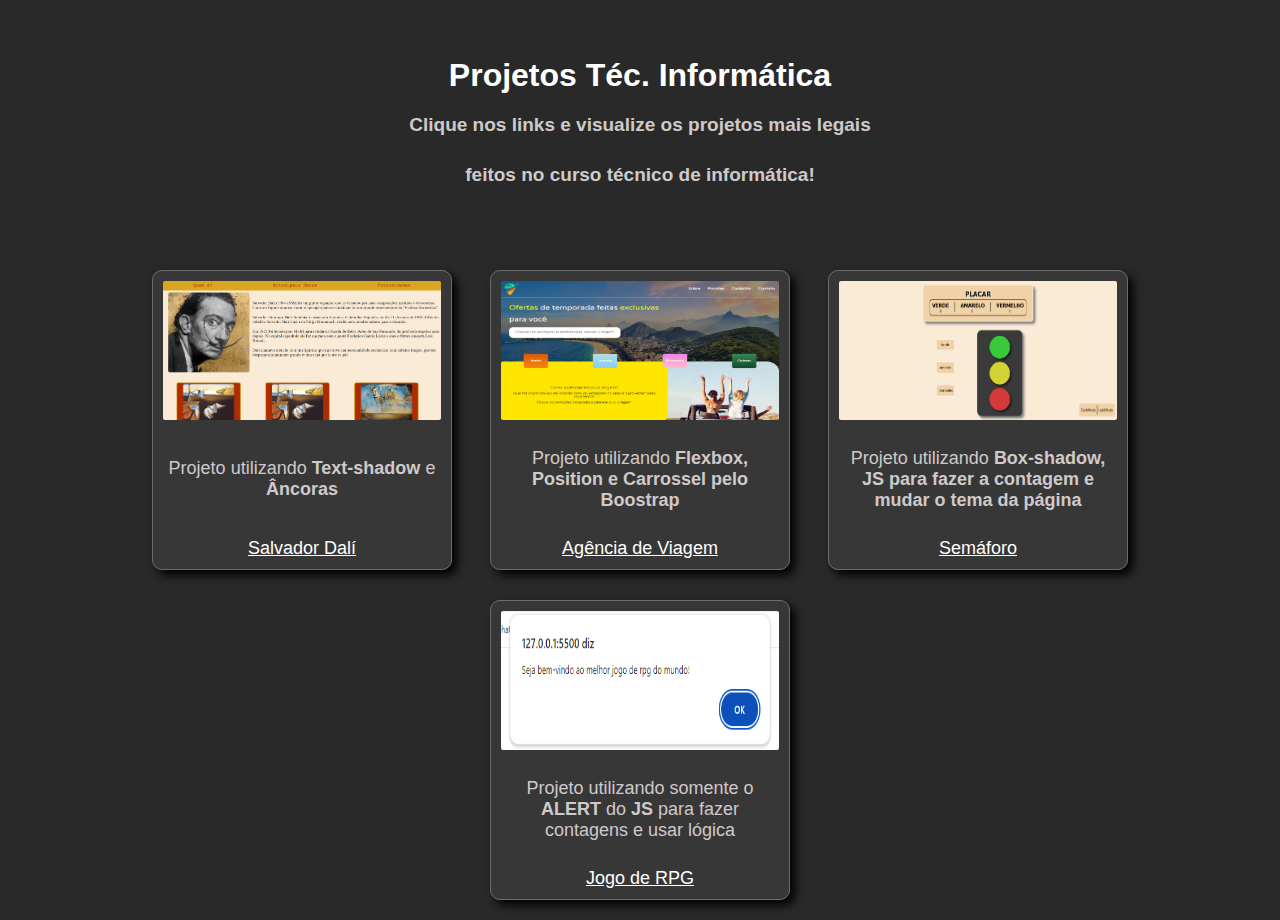
<file: index.html>
<!DOCTYPE html>
<html lang="pt-br">
<head>
    <meta charset="UTF-8">
    <meta name="viewport" content="width=device-width, initial-scale=1.0">
    <title>Projetos Téc. Informática</title>
    <link rel="stylesheet" href="style/style.css">
</head>
<body>
    <main>
        <div class="limita-main">
            <h1> Projetos Téc. Informática </h1>
            <h2> Clique nos links e visualize os projetos mais legais feitos no curso técnico de informática! </h2>
        </div>
    </main>

    <section class="container-projetos">
        <div class="card-projeto">
            <img src="img/salvador-dali.png" alt="Salvador Dalí">
            <p> Projeto utilizando <span>Text-shadow</span> e <span>Âncoras</span> </p>
            <a href="Salvador Dalí- Projeto/index.html" target="_blank"> Salvador Dalí </a>
        </div>

        <div class="card-projeto">
            <img src="img/viagem.png" alt="Agência de Viagem">
            <p> Projeto utilizando <span>Flexbox, Position e Carrossel pelo Boostrap</span></p>
            <a href="Projeto Viagem/index.html" target="_blank"> Agência de Viagem </a>
        </div>

        <div class="card-projeto">
            <img src="img/semaforo.png" alt="Semáforo">
            <p> Projeto utilizando <span>Box-shadow, JS para fazer a contagem e mudar o tema da página</span> </p>
            <a href="Projeto Semáforo/index.html" target="_blank"> Semáforo </a>
        </div>

        <div class="card-projeto">
            <img src="img/rpg.png" alt="Semáforo">
            <p> Projeto utilizando somente o <span>ALERT</span> do <span>JS</span> para fazer contagens e usar lógica </p>
            <a href="Jogo RPG/index.html" target="_blank"> Jogo de RPG </a>
        </div>

    </section>
</body>
</html>
</file>
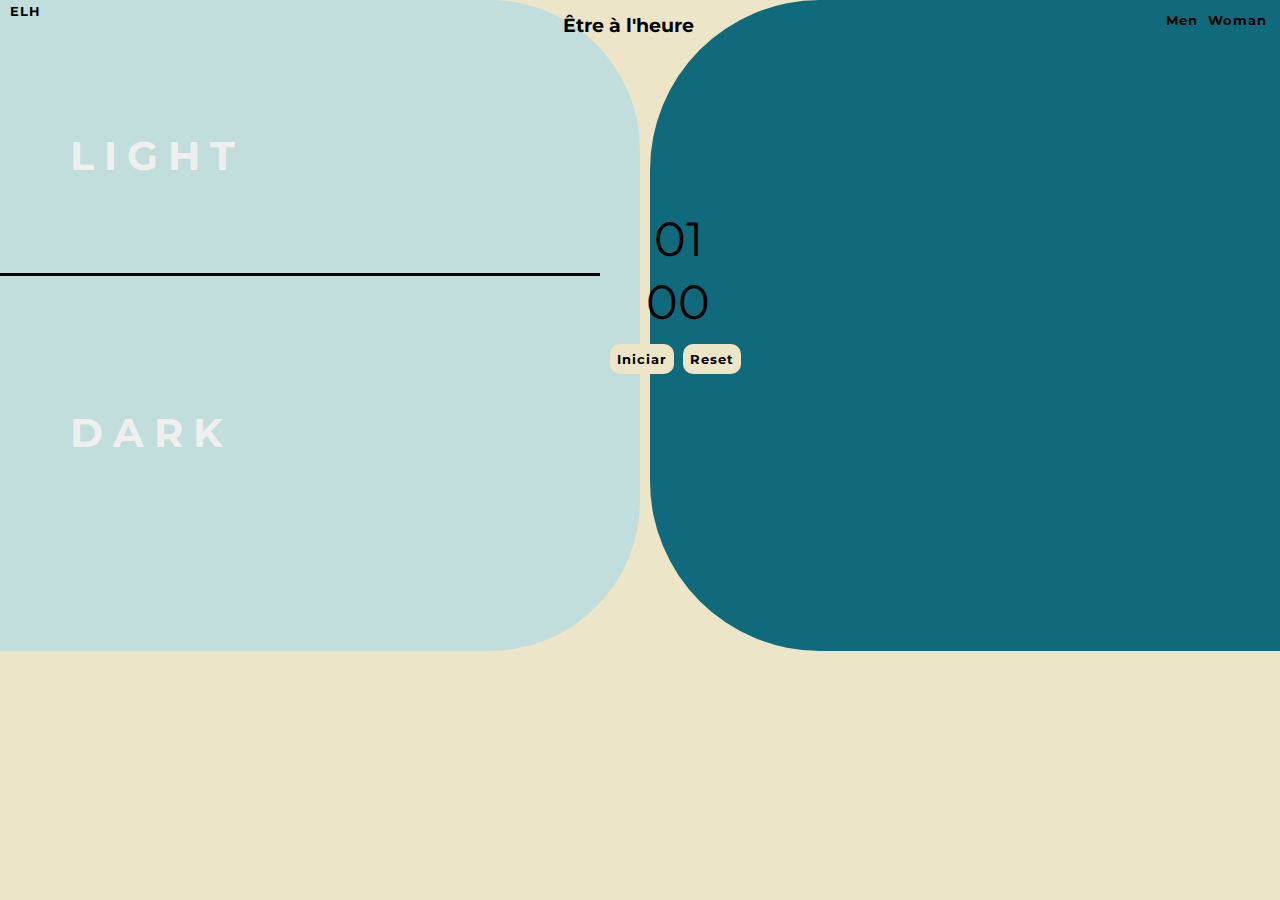
<file: Projeto Cronômetro/index.html>
<!DOCTYPE html>
<html lang="pt-br">
<head>
    <meta charset="UTF-8">
    <meta name="viewport" content="width=device-width, initial-scale=1.0">
    <title> Être à l'heure </title>
    <link rel="stylesheet" href="style/style.css">
    <link rel="preconnect" href="https://fonts.googleapis.com">
    <link rel="preconnect" href="https://fonts.gstatic.com" crossorigin>
    <link href="https://fonts.googleapis.com/css2?family=Montserrat:wght@300&display=swap" rel="stylesheet">
    <link rel="shortcut icon" href="img/favicon.ico" type="image/x-icon">
</head>
<body>
    <div class="area-background">
        <div class="topo">
            <h5 id="text-color"> ELH</h5>

            <h3 id="title-color"> Être à l'heure </h3>

            <div class="box-choice">
                <button class="btn-choice" id="btn-men"> Men </button>
                <button class="btn-choice" id="btn-woman"> Woman </button>
             </div>
        </div>

        <div class="area-cronometro">
            <div class="cronometro" id="cronometro1"> 01 </div>
            <div class="cronometro" id="cronometro"> 00 </div>
            <div class="box-btn">
                <button id="start" class="btn-cronometro"> Iniciar </button>
                <button id="reset" class="btn-cronometro"> Reset </button>
            </div>
        </div> 

        <div class="area-light-blue" id="area-light">
            <div class="line-transparent"> 
                <h2 class="title-line" id="text-light"> LIGHT </h2>
            </div>

            <div class="line-black"> </div>

            <div class="line-transparent"> 
                <h2 class="title-line" id="text-dark"> DARK </h2>
            </div>

        </div>


        <div class="area-dark-blue" id="area-dark"> 
        </div>
    </div>



    <script src="script/main.js"></script>
</body>
</html>
</file>
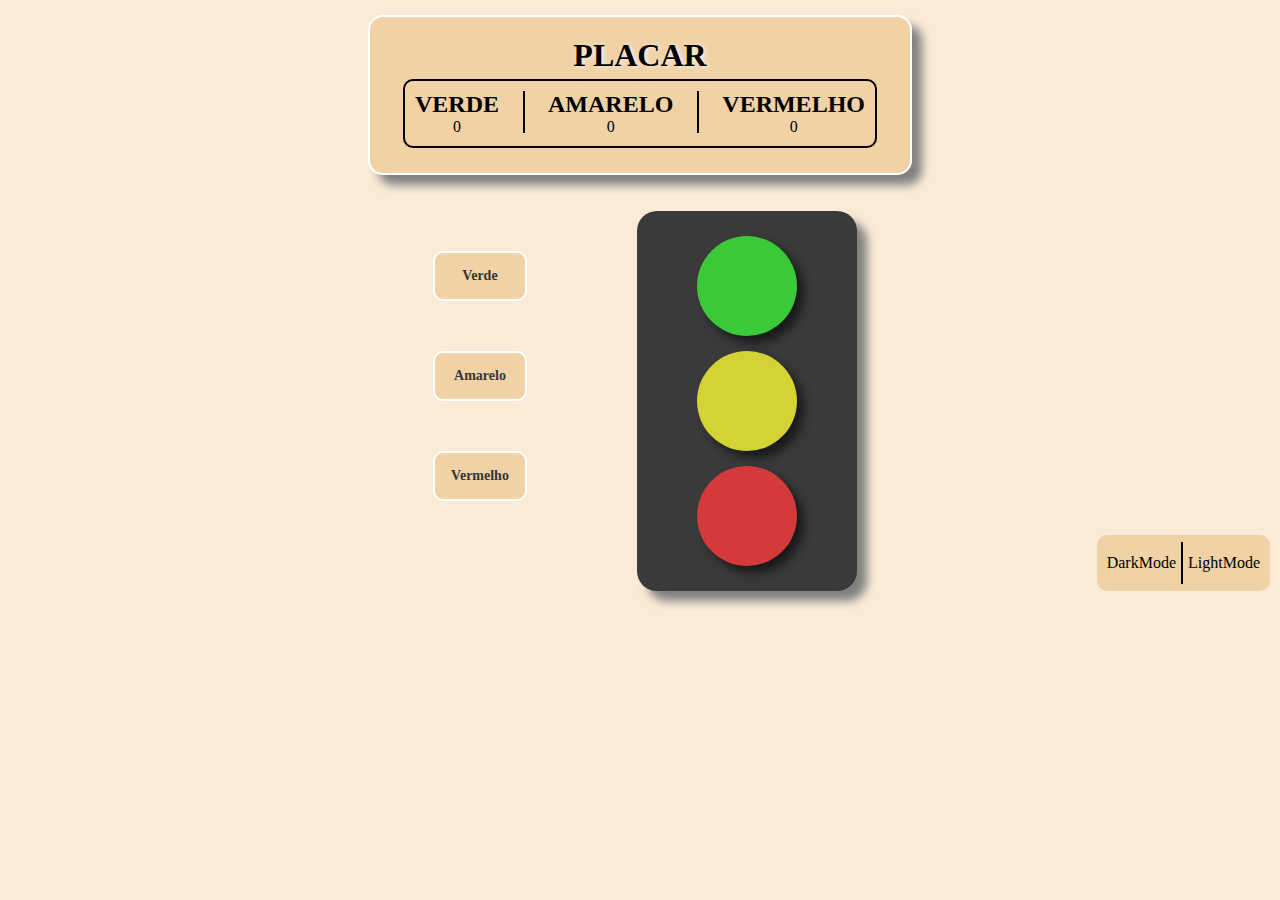
<file: Projeto Semáforo/index.html>
<!DOCTYPE html>
<html lang="pt-br">
<head>
    <meta charset="UTF-8">
    <meta name="viewport" content="width=device-width, initial-scale=1.0">
    <title> Projeto Semáforo </title>
    <link rel="stylesheet" href="style/style.css">
</head>
<body>

    <div  id="placar" class="container-placar">
        <h1  id="titulo"> PLACAR </h1>
        
        <div class="placar-counts">
            <div>
                <h2> VERDE </h2>
                <span id="countV"> 0 </span>
            </div>

            <div class="linha-vertical"></div>

            <div>
                <h2> AMARELO </h2>
                <span id="countA"> 0 </span>
            </div>

            <div class="linha-vertical"></div>

            <div>
                <h2> VERMELHO </h2>
                <span id="countVERM"> 0 </span>
            </div>
        </div>

    </div>

    <div class="main-container">
        <div class="botoes-container">
            <div class="botoes" id="btnVerde"> 
                <p> Verde </p> 
            </div>

            <div class="botoes" id="btn-amarelo">
                <p> Amarelo </p>
            </div>

            <div class="botoes" id="btn-vermelho"> 
                <p> Vermelho </p> 
            </div>
        </div>

        <div class="semaforo">
            <div class="bolinhas bolinha-verde" id="bolinhaVerde"> </div>

            <div class="bolinhas bolinha-amarela" id="bolinha-amarela"> </div>

            <div class="bolinhas bolinha-vermelha" id="bolinha-vermelha"> </div>
        </div>

        <div class="modes">
            <span id="darkMode"> DarkMode </span>
            <div class="linha-vertical"></div>
            <span id="lightMode"> LightMode </span>
        </div>

    </div>

    <script src="script/main.js"></script>
</body>
</html>
</file>
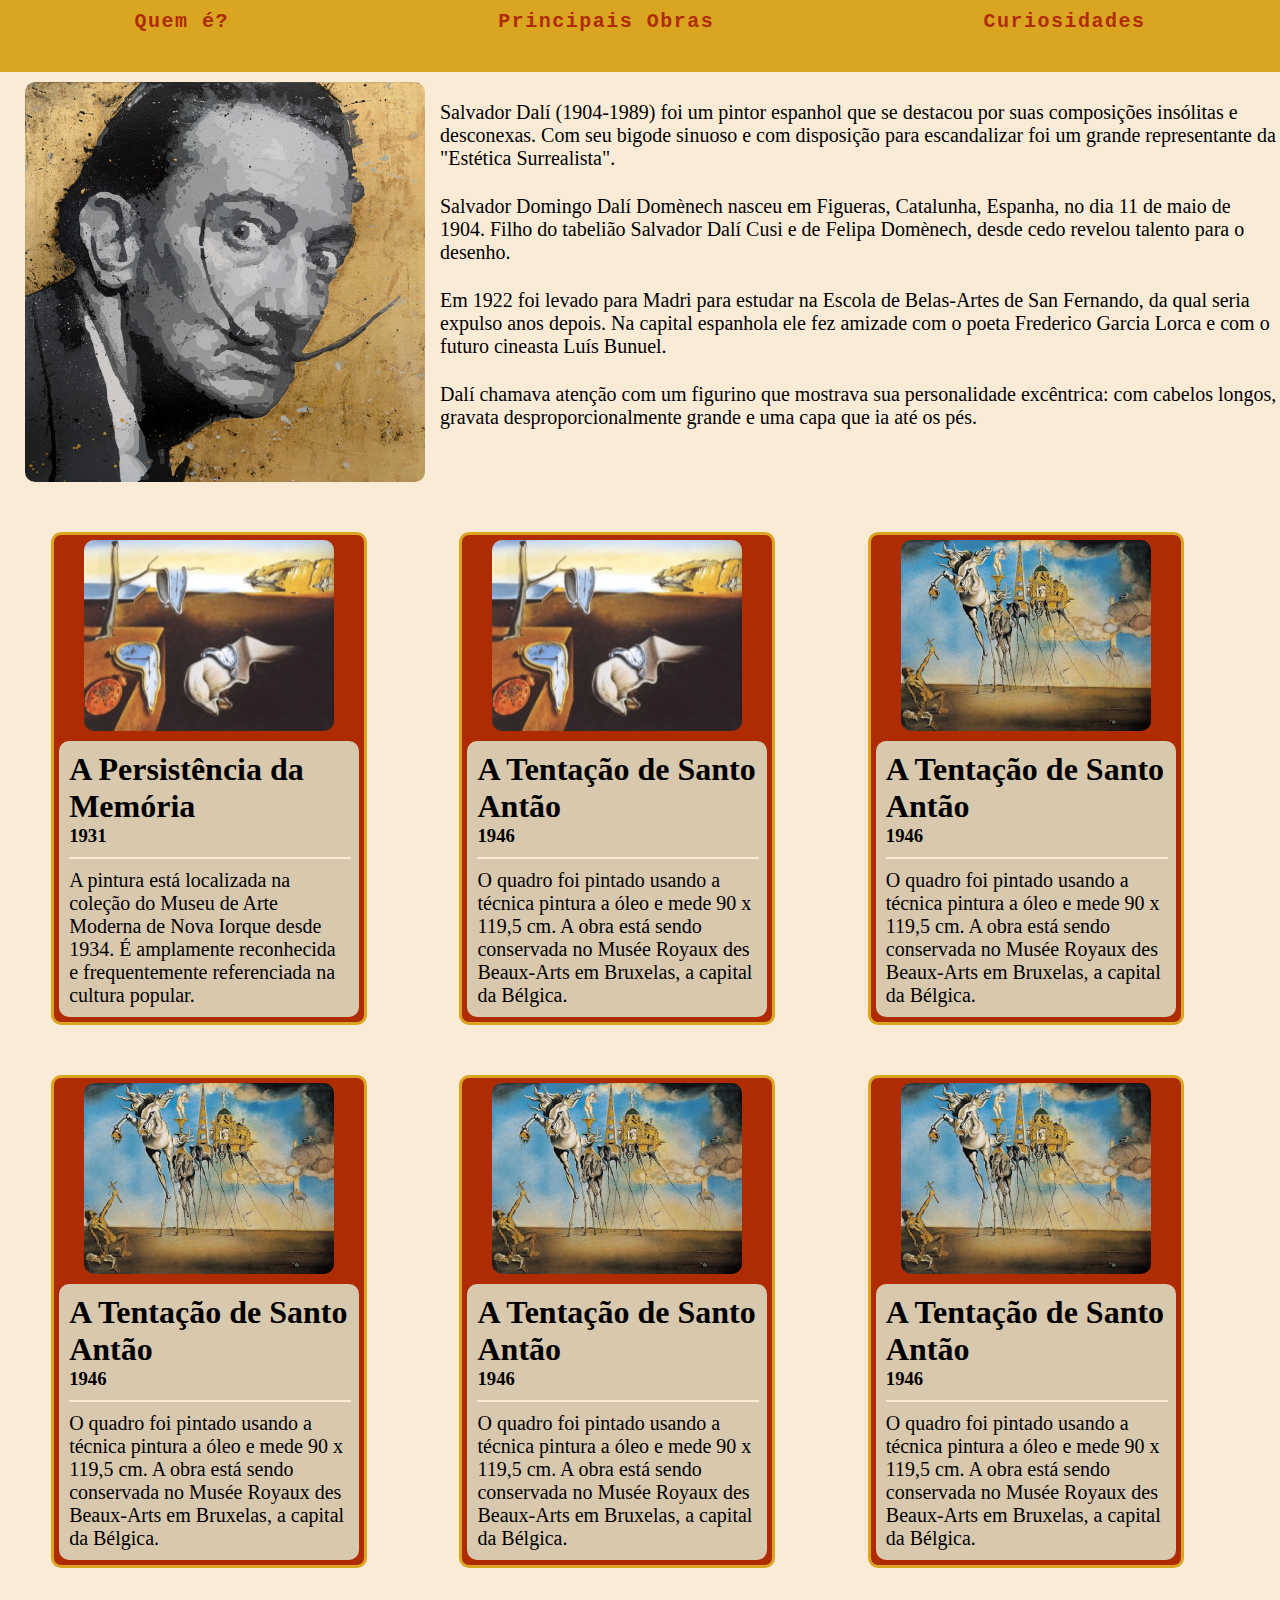
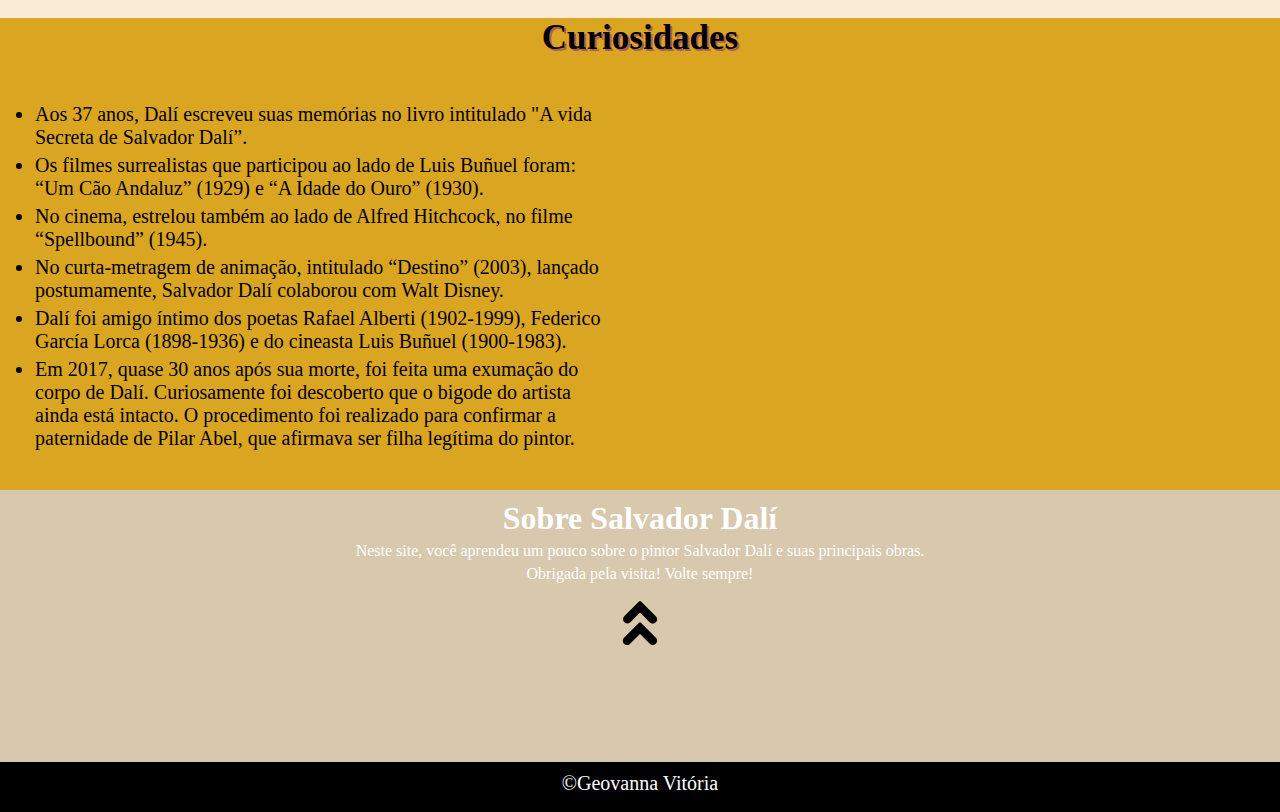
<file: Salvador Dalí- Projeto/index.html>
<!DOCTYPE html>
<html lang="pt-br">
<head>
    <meta charset="UTF-8">
    <meta http-equiv="X-UA-Compatible" content="IE=edge">
    <meta name="viewport" content="width=device-width, initial-scale=1.0">
    <title> Salvador Dalí </title>
    <link rel="stylesheet" href="style/style.css">
    <link rel="shortcut icon" href="img/favicon.ico" type="image/x-icon">
</head>
<body>
    <header id="suba-aqui">
        <nav class="menu">
            <ul class="lista-menu">
                <li> <a href="#sobre-salvador"> Quem é? </a> </li>
                <li> <a href="#obras-salvador"> Principais Obras </a></li>
                <li> <a href="#curiosidades-salvador"> Curiosidades </a> </li>
            </ul>
        </nav>
    </header>

    <section class="sobre-salvador" id="sobre-salvador">
        <img src="img/salvador-dali400.jpg" alt="Retrato Salvador Dalí">

        <div class="paragrafo-salvador">
            <p> Salvador Dalí (1904-1989) foi um pintor espanhol que se destacou por suas composições insólitas e desconexas. Com seu bigode sinuoso e com disposição para escandalizar foi um grande representante da "Estética Surrealista".  </p>

                <p>Salvador Domingo Dalí Domènech nasceu em Figueras, Catalunha, Espanha, no dia 11 de maio de 1904. Filho do tabelião Salvador Dalí Cusi e de Felipa Domènech, desde cedo revelou talento para o desenho.</p>
                
                <p>Em 1922 foi levado para Madri para estudar na Escola de Belas-Artes de San Fernando, da qual seria expulso anos depois. Na capital espanhola ele fez amizade com o poeta Frederico Garcia Lorca e com o futuro cineasta Luís Bunuel.</p>
                
                <p>Dalí chamava atenção com um figurino que mostrava sua personalidade excêntrica: com cabelos longos, gravata desproporcionalmente grande e uma capa que ia até os pés.</p>
            

        </div>
    </section>

    <section class="obras-salvador" id="obras-salvador">
        <div class="card">
            <div class="photo-card">
                <img src="img/dali1-250-191.png" alt="Persistência da Memória">
            </div>

            <div class="p-card">
                <div class="titulo-card">
                    <h1> A Persistência da Memória </h1>
                    <h3>1931</h3>
                </div>

            <div class="linha-titulo-card"></div>

                <p>A pintura está localizada na coleção do Museu de Arte Moderna de Nova Iorque desde 1934. É amplamente reconhecida e frequentemente referenciada na cultura popular.</p>

            </div>
        </div>

        <div class="card">
            <div class="photo-card">
                <img src="img/dali1-250-191.png"  alt="A Tentação de Santo Antão">
            </div>

            <div class="p-card">
                <div class="titulo-card">
                    <h1> A Tentação de Santo Antão </h1>
                    <h3>1946</h3>
                </div>

            <div class="linha-titulo-card"></div>

                <p>O quadro foi pintado usando a técnica pintura a óleo e mede 90 x 119,5 cm. A obra está sendo conservada no Musée Royaux des Beaux-Arts em Bruxelas, a capital da Bélgica.</p>

            </div>
        </div>

        <div class="card">
            <div class="photo-card">
                <img src="img/dali2-250.jpg" alt="A Tentação de Santo Antão">
            </div>

            <div class="p-card">
                <div class="titulo-card">
                    <h1> A Tentação de Santo Antão </h1>
                    <h3>1946</h3>
                </div>

            <div class="linha-titulo-card"></div>

                <p>O quadro foi pintado usando a técnica pintura a óleo e mede 90 x 119,5 cm. A obra está sendo conservada no Musée Royaux des Beaux-Arts em Bruxelas, a capital da Bélgica.</p>

            </div>
        </div>
    </section>


        <section class="obras-salvador">
            <div class="card">
                <div class="photo-card">
                    <img src="img/dali2-250.jpg" alt="A Tentação de Santo Antão">
                </div>

                <div class="p-card">
                    <div class="titulo-card">
                        <h1> A Tentação de Santo Antão </h1>
                        <h3>1946</h3>
                    </div>

                <div class="linha-titulo-card"></div>

                    <p>O quadro foi pintado usando a técnica pintura a óleo e mede 90 x 119,5 cm. A obra está sendo conservada no Musée Royaux des Beaux-Arts em Bruxelas, a capital da Bélgica.</p>

                </div>
            </div>

            <div class="card">
                <div class="photo-card">
                    <img src="img/dali2-250.jpg" alt="A Tentação de Santo Antão">
                </div>

                <div class="p-card">
                    <div class="titulo-card">
                        <h1> A Tentação de Santo Antão </h1>
                        <h3>1946</h3>
                    </div>

                <div class="linha-titulo-card"></div>

                    <p>O quadro foi pintado usando a técnica pintura a óleo e mede 90 x 119,5 cm. A obra está sendo conservada no Musée Royaux des Beaux-Arts em Bruxelas, a capital da Bélgica.</p>

                </div>
            </div>

            <div class="card">
                <div class="photo-card">
                    <img src="img/dali2-250.jpg" alt="A Tentação de Santo Antão">
                </div>

                <div class="p-card">
                    <div class="titulo-card">
                        <h1> A Tentação de Santo Antão </h1>
                        <h3>1946</h3>
                    </div>

                <div class="linha-titulo-card"></div>

                    <p>O quadro foi pintado usando a técnica pintura a óleo e mede 90 x 119,5 cm. A obra está sendo conservada no Musée Royaux des Beaux-Arts em Bruxelas, a capital da Bélgica.</p>

                </div>
            </div>
        </section>


    <section class="curiosidades-salvador" id="curiosidades-salvador">
        <h1> Curiosidades </h1>


        <div class="div-curiosidades">
            <div class="div-lista">
                <ul class="lista-curiosidades">
                    <li> Aos 37 anos, Dalí escreveu suas memórias no livro intitulado "A vida Secreta de Salvador Dalí”. </li>
                    <li> Os filmes surrealistas que participou ao lado de Luis Buñuel foram: “Um Cão Andaluz” (1929) e “A Idade do Ouro” (1930). </li>
                    <li> No cinema, estrelou também ao lado de Alfred Hitchcock, no filme “Spellbound” (1945). </li>
                    <li> No curta-metragem de animação, intitulado “Destino” (2003), lançado postumamente, Salvador Dalí colaborou com Walt Disney. </li>
                    <li> Dalí foi amigo íntimo dos poetas Rafael Alberti (1902-1999), Federico García Lorca (1898-1936) e do cineasta Luis Buñuel (1900-1983). </li>
                    <li> Em 2017, quase 30 anos após sua morte, foi feita uma exumação do corpo de Dalí. Curiosamente foi descoberto que o bigode do artista ainda está intacto. O procedimento foi realizado para confirmar a paternidade de Pilar Abel, que afirmava ser filha legítima do pintor. </li>
                </ul>
            </div>

            <div class="div-video">
                <iframe width="560" height="315" src="https://www.youtube.com/embed/TjT2-xvtzx8" title="YouTube video player" frameborder="0" allow="accelerometer; autoplay; clipboard-write; encrypted-media; gyroscope; picture-in-picture; web-share" allowfullscreen></iframe>
            </div>
        </div>

    </section>

    <footer>

        <div>
            <h1> Sobre Salvador Dalí </h1>
        </div>

        <div>
            <p> Neste site, você aprendeu um pouco sobre o pintor Salvador Dalí e suas principais obras. </p>
            <p> Obrigada pela visita! Volte sempre! </p>
        </div>

        <div><a href="#suba-aqui"> <img src="img/up-arrow-50.png" alt="Seta para subir o site"> </a></div>
    </footer>

    <div class="copyright"> &copy;Geovanna Vitória </div>




    
</body>
</html>
</file>
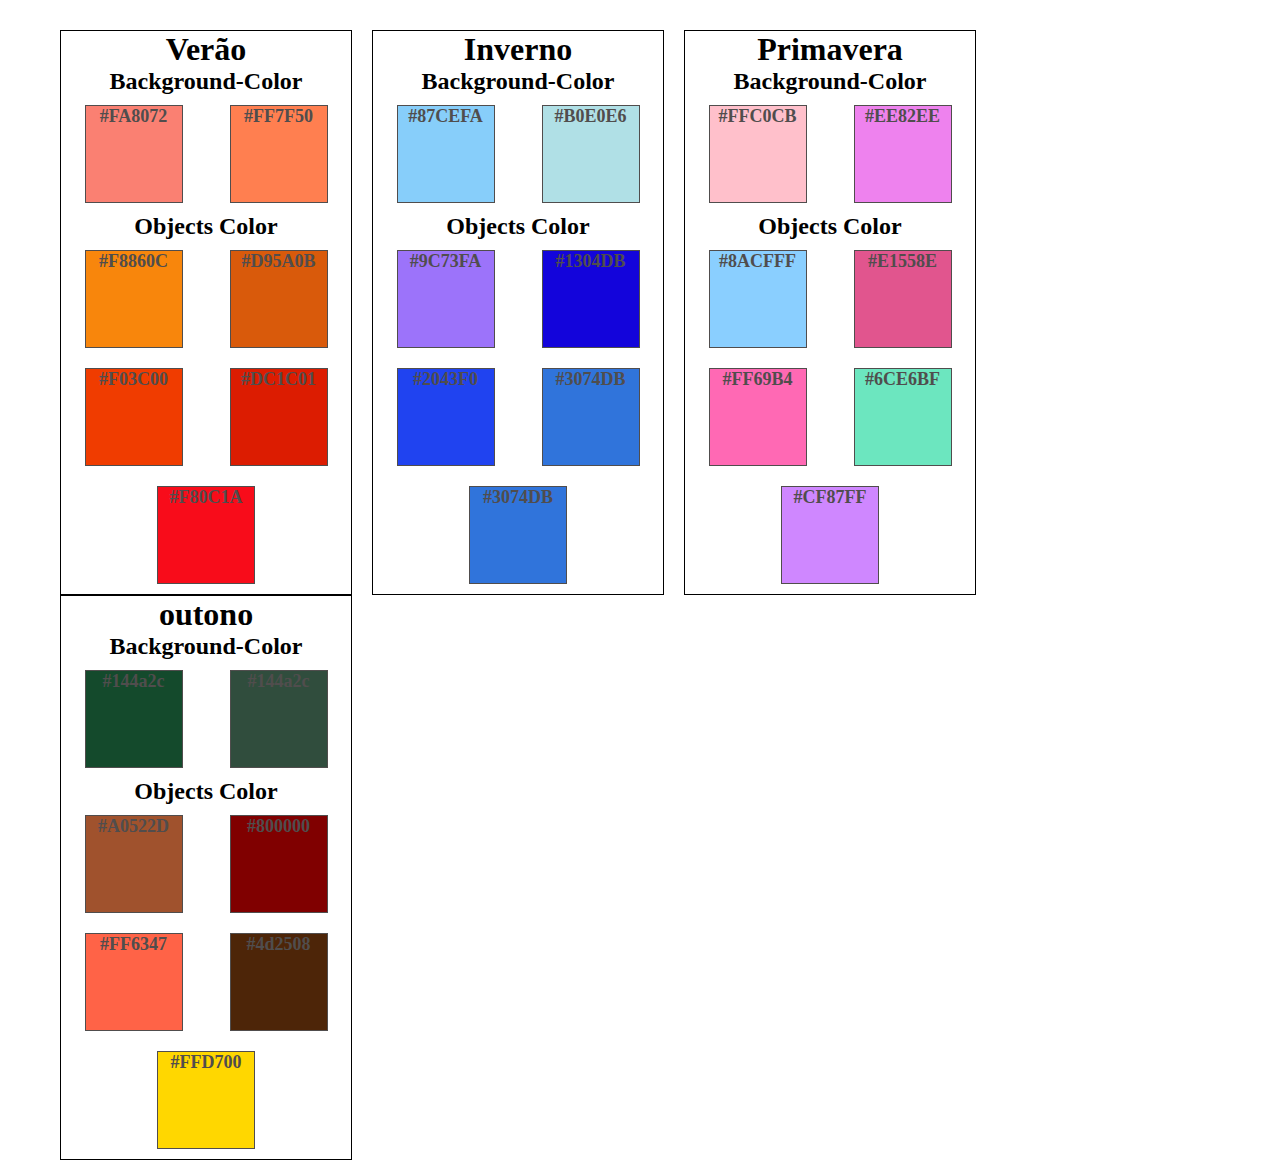
<file: Projeto Viagem/cores.html>
<!DOCTYPE html>
<html lang="pt-br">
<head>
    <meta charset="UTF-8">
    <meta name="viewport" content="width=device-width, initial-scale=1.0">
    <title> Cores </title>
    <style>
        *{
            margin: 0;
            padding: 0;
        }

        .main{
            margin-top: 30px;
            margin-left: 60px;
        }

        .container{
            width: 290px;
            text-align: center;
            border: 1px solid;
            float: left;
            margin-right: 20px;
        }

        .container-caixinhas{
            display: flex;
        }

        .caixinhas{
            height: 6rem;
            width: 6rem;
            border: 1px solid;
            margin-right: 10px;
            margin-bottom: 10px;
            margin: 10px auto;
            font-weight: bold;
            font-size: 18px;
            color: #504d4d;
        }

    </style>
</head>
<body>

    
    <div class="main">
        <div class="container">
                <h1> Verão </h1>
                <h2>  Background-Color  </h2>
        
            <div class="container-caixinhas">
                <div class="caixinhas" style="background-color: #FA8072;"> #FA8072 </div>
                <div class="caixinhas" style="background-color: #FF7F50;"> #FF7F50 </div>
        
            </div>
            <h2> Objects Color  </h2>
            <div class="container-caixinhas">
                <div class="caixinhas" style="background-color: #F8860C;"> #F8860C  </div>
                <div class="caixinhas" style="background-color:#D95A0B ;"> #D95A0B </div>
            </div>
            <div class="container-caixinhas">
                <div class="caixinhas" style="background-color: #F03C00 ;"> #F03C00 </div>
                <div class="caixinhas" style="background-color: #DC1C01 ;"> #DC1C01 </div>
            </div>
            <div class="container-caixinhas">
                <div class="caixinhas" style="background-color: #F80C1A;"> #F80C1A </div>
            </div>
        </div>
        <div class="container">
            <h1> Inverno </h1>
            <h2> Background-Color </h2>
            <div class="container-caixinhas">
                <div class="caixinhas" style="background-color: #87CEFA ;"> #87CEFA </div>
                <div class="caixinhas" style="background-color: #B0E0E6;"> #B0E0E6 </div>
            </div>
            <h2> Objects Color </h2>
            <div class="container-caixinhas">
                <div class="caixinhas" style="background-color: #9C73FA;"> #9C73FA </div>
                <div class="caixinhas" style="background-color:#1304DB ;"> #1304DB </div>
            </div>
            <div class="container-caixinhas">
                <div class="caixinhas" style="background-color: #2043F0;"> #2043F0 </div>
                <div class="caixinhas" style="background-color: #3074DB;"> #3074DB </div>
            </div>
            <div class="container-caixinhas">
                <div class="caixinhas" style="background-color: #3074DB;"> #3074DB </div>
            </div>
        </div>
        <div class="container">
            <h1> Primavera </h1>
            <h2> Background-Color </h2>
            <div class="container-caixinhas">
                <div class="caixinhas" style="background-color: #FFC0CB;"> #FFC0CB </div>
                <div class="caixinhas" style="background-color: #EE82EE ;"> #EE82EE </div>
            </div>
            <h2> Objects Color </h2>
            <div class="container-caixinhas">
                <div class="caixinhas" style="background-color: #8ACFFF ;"> #8ACFFF </div>
                <div class="caixinhas" style="background-color: #E1558E ;"> #E1558E </div>
            </div>
            <div class="container-caixinhas">
                <div class="caixinhas" style="background-color: #FF69B4 ;"> #FF69B4 </div>
                <div class="caixinhas" style="background-color: #6CE6BF ;"> #6CE6BF </div>
            </div>
            <div class="container-caixinhas">
                <div class="caixinhas" style="background-color:  #CF87FF ;"> #CF87FF </div>
            </div>
        </div>
        <div class="container">
            <h1> outono </h1>
            <h2> Background-Color </h2>
            <div class="container-caixinhas">
                <div class="caixinhas" style="background-color: #144a2c ;"> #144a2c </div>
                <div class="caixinhas" style="background-color: #304d3d ;"> #144a2c </div>
            </div>
            <h2> Objects Color </h2>
            <div class="container-caixinhas">
                <div class="caixinhas" style="background-color: #A0522D ;"> #A0522D  </div>
                <div class="caixinhas" style="background-color:  #800000 ;"> #800000 </div>
            </div>
            <div class="container-caixinhas">
                <div class="caixinhas" style="background-color:  #FF6347;"> #FF6347 </div>
                <div class="caixinhas" style="background-color: #4d2508 ;"> #4d2508 </div>
            </div>
            <div class="container-caixinhas">
                <div class="caixinhas" style="background-color:#FFD700;"> #FFD700 </div>
            </div>
        </div>
    </div>

</body>
</html>
</file>
<file: style/style.css>
*{
    margin: 0;
    padding: 0;
    box-sizing: border-box;
    font-family: sans-serif;
}

body{
    background-color: #292929;
}

main{
    width: 100%;
}

.limita-main{
    max-width: 500px;
    width: 100%;
    margin: 0 auto;
    text-align: center;
    padding: 50px 10px;
    line-height: 50px;
}

.limita-main h1{
    color: #fff;
}

.limita-main h2{
    font-size: 19px;
    color: #cfc9c9;
}

.container-projetos{
    display: flex;
    align-items: center;
    justify-content: space-around;
    flex-wrap: wrap;
    gap: 30px;
    max-width: 1024px;
    width: 100%;
    padding: 20px 20px;
    margin: 0 auto;
}

.card-projeto{
    text-align: center;
    padding: 10px;
    width: 300px;
    height: 300px;
    border-radius: 10px;
    display: flex;
    flex-direction: column;
    align-items: center;
    justify-content: space-between;
    box-shadow: 5px 5px 10px black;
    background-color: rgba(73, 71, 71, 0.49);
    border: 1px solid #6e6b6b;
}

.card-projeto img{
    width: 100%;
    height: 50%;
    border-radius: 2px;
}

.card-projeto p{
    color: #cfc9c9;
}

.card-projeto p, a{
    font-size: 18px;
}

.card-projeto span{
    font-weight: bold;
}

.card-projeto a{
    color: #fff;
}
</file>
<file: Projeto Cronômetro/style/style.css>
*{
    margin: 0;
    padding: 0;
}

body{
    background-color: #ECE5C7;
}

.area-background{
    position: relative;
    width: 100%;
    z-index: 1;
}

.topo{
    position: absolute;
    z-index: 4;
    display: flex;
    width: 99%;
    margin-left: 10px;
    justify-content: space-between;
}

.topo h3{
    font-family: montserrat ,sans-serif;
    margin-top: 14px;
    margin-left: 50px;
    font-weight: bold;
} 

.topo h5{
    margin-top: 3px;
    font-family: montserrat ,sans-serif;
    font-weight: bold;
    letter-spacing: 1px;
}

.box-choice{
    display: flex;
    align-items: center;
    margin-top: 3px;
    justify-content: center;
}

.btn-choice{
    margin-right: 10px;
    border: none;
    background: none;
    font-family: montserrat ,sans-serif;
    letter-spacing: 1px;
    font-weight: bold;
}

.btn-choice:hover{
    border-bottom: 2px solid #CDC2AE;
}
  
.area-light-blue {
    position: relative;
    z-index: 2;
    background-color: #C2DEDC;
    height: 651px;
    width: 50%;
    border-top-right-radius: 150px;
    border-bottom-right-radius: 150px;
}

.line-transparent{
    height: 42%;
    position: relative;
    font-family: montserrat ,sans-serif;
}

.title-line{
    top: 48%;
    position: relative;
    margin-left: 70px;
    letter-spacing: 10px;
    color: #f0efef;
    font-size: 40px;
    text-shadow:0 1px 2px 0 rgba(0,0,0,0.1);
    transition: all 0.6s cubic-bezier(0.165, 0.84, 0.44, 1);
}

.title-line:after{
    content:"";
    position: absolute;
    opacity:0;
    text-shadow: 1px 3px 0 #969696, 1px 13px 5px #aba8a8;
    transition: all 0.6s cubic-bezier(0.165, 0.84, 0.44, 1);
    z-index: -1;
}

.title-line:hover{
    transform:scale(1.10,1.20);
    cursor: pointer;
}

.title-line:hover::after{
    opacity: 1;
}

.line-black{
    background-color: #000000;
    height: 3px;
    width: 600px;
}


.area-dark-blue {
    position: absolute;
    z-index: 3;
    left: 650px;
    top: 0;
    right: 0;
    background-color: #116A7B;
    height: 651px;
    border-top-left-radius: 170px;
    border-bottom-left-radius: 170px;
}

.area-cronometro{
    position: absolute;
    z-index: 5;
    top: 210px;
    left: 610px; 
    justify-content: center;
    align-items: center;
    font-family: montserrat ,sans-serif;
}

.cronometro{
    font-size: 48px;
    display: flex;
    justify-content: center;
    padding-bottom: 5px;
}

.box-btn{
    margin-top: 8px;
}

.btn-cronometro{
    border: none;
    margin-right: 5px;
    padding: 7px;
    border-radius: 10px;
    background-color: #ece5c7;
    letter-spacing: 1px;
    font-weight: bolder;
    font-family: montserrat ,sans-serif;
}

.btn-cronometro:hover{
    background-color: #CDC2AE;
    cursor: pointer;
    background: rgba(236, 229, 199, 0.3);
    background: rgb(254, 242, 244, 0.3);
}
</file>
<file: Projeto Semáforo/style/style.css>
*{
    margin: 0; 
    padding: 0;
}

body{
    background-color: antiquewhite;
    font-family: tahoma;
}


.container-placar{
    max-width: 500px;
    margin: 15px auto;
    text-align: center;
    padding: 20px;
    background-color: rgba(216, 130, 18, 0.25);
    box-shadow: 10px 10px 10px gray;
    border: 2px solid  white;
    border-radius: 15px;
}

.container-placar h1{
    text-shadow: 2px 1px 5px whitesmoke;
}

.placar-counts{
    display: flex;
    justify-content: space-between;
    max-width: 450px;
    margin: 5px auto;
    padding: 10px;
    border: 2px solid;
    border-radius: 10px;
}

.linha-vertical{
    height: 40px;
    background-color: #1a1a1a;
    border: 1px solid;
}

.main-container{
    display: flex;
    justify-content: center;
    align-items: center;
    margin-top: 2%;
    padding: 10px;
    position: relative;}

.botoes-container{
    margin-right: 100px;
    padding: 10px;
    text-align: center;
}

.botoes{
    margin-bottom: 50px;
    width: 60px;
    border: 2px solid white;
    border-radius: 10px;
    padding: 15px 15px;
    background-color: rgba(216, 130, 18, 0.25);
    font-weight: 700;
    font-size: 14px;
    color: #363636;
}

.botoes:hover{
    border: 2px solid;
    transition: 0.5s;
    cursor: pointer;
}

.semaforo{
    padding: 10px;
    width: 200px;
    border-radius: 20px;
    background-color: #3a3a3a;
    box-shadow: 10px 10px 10px gray;
}

.bolinhas{
    border-radius: 50%;
    background-color: blue;
    height: 100px;
    width: 100px;
    box-shadow: 7px 7px 10px #1a1a1a;
    margin: 15px auto;
}

.bolinha-verde{
    background-color: #39c939;
}

.bolinha-amarela{
    background-color: #d3d336;
}

.bolinha-vermelha{
    background-color: #d43a3a;
}

.modes{
    position: absolute;
    bottom: 10px;
    right: 10px;
    cursor: pointer;
    background-color: rgba(216, 130, 18, 0.25);
    border-radius: 10px;
    padding: 2px 10px;
    display: flex;
    align-items: center
}

.modes div{
    margin: 5px;
}
</file>
<file: Salvador Dalí- Projeto/style/style.css>
*{
    margin: 0;
    padding: 0;
}

html{scroll-behavior: smooth;}

body{
    background-color: #FAEBD7;
}

.menu{
  background-color: #DAA520;
  height: 8vh;
  font-weight: bolder;
  letter-spacing: 1.5px;
  font-size: 20px;
  font-family: 'Courier New', Courier, monospace;
}

.lista-menu{
    display: flex;
    justify-content: space-around;
    align-items: center;
}

.lista-menu li{
   list-style: none;
   margin: 10px;

}

.lista-menu li a{
    color: #AF2C02;
    text-decoration: none;
}

.lista-menu li a:hover{
    color: #D8C8AE;
    transition: 0.59s;
    opacity: 0.5;
}

.sobre-salvador{
    display: flex;
    justify-content: space-between;
    align-items: center;
}

.sobre-salvador img{
    border-radius: 10px;
    margin-left: 25px;
    margin-top: 10px;
}

.paragrafo-salvador{
    font-size: 20px;
    color: black;
    margin-left: 15px;
}

.paragrafo-salvador p{
    margin-bottom: 25px;
}

.obras-salvador{
    margin: 50px;
    display: flex;
    justify-content: space-around;
    align-items: center;
    margin-left: 5px;
    flex-wrap: wrap;
}

.card{
    width: 300px;
    border: 3px solid #DAA520;
    border-radius: 10px;
    padding: 5px;
    background-color: #AF2C02;
}

.photo-card{
    display: flex;
    align-items: center;
    justify-content: center;
}

.photo-card img{
    border-radius: 10px;
}

.p-card{
    margin: 0 auto;
    background-color: #D8C8AE;
    padding: 10px;
    margin-top: 10px;
    border-radius: 10PX;
}

.titulo-card{
    margin-bottom: 10px;
}

.linha-titulo-card{
    border: 1px solid #FAEBD7;
    width: 100%;
}

.p-card p{
    color: #000000;
    font-size: 20px;
    margin-top: 10px;
}

.curiosidades-salvador{
    background-color: #DAA520;
}

.curiosidades-salvador h1{
    text-align: center;
    font-size: 35px;
    text-shadow: rgb(172, 93, 93) 2px 2px;
}

.div-curiosidades{
    display: flex;
    justify-content: space-around;
    align-items: center;
    margin-top: 10px;

}

.div-lista{
    width: 50%;
}

.lista-curiosidades{
    padding: 35px;
}

.lista-curiosidades li{
    margin-bottom: 5px;
    font-size: 20px;


}

.div-video{
    width: 50%;
    display: flex;
    justify-content: center;
    align-items: center;
}

footer{
    background-color: #D8C8AE;
    height: 28vh;
    color: white;
    text-align: center;
    padding: 10px;
}

footer h1{
    margin-bottom: 5px;
}

footer p{
    margin-bottom: 5px;
}

footer img{
    margin-top: 10px;
}

.copyright{
    background-color: black;
    height: 40px;
    color: white;
    text-align: center;
    font-size: 20px;
    padding-top: 10px;
}
</file>
